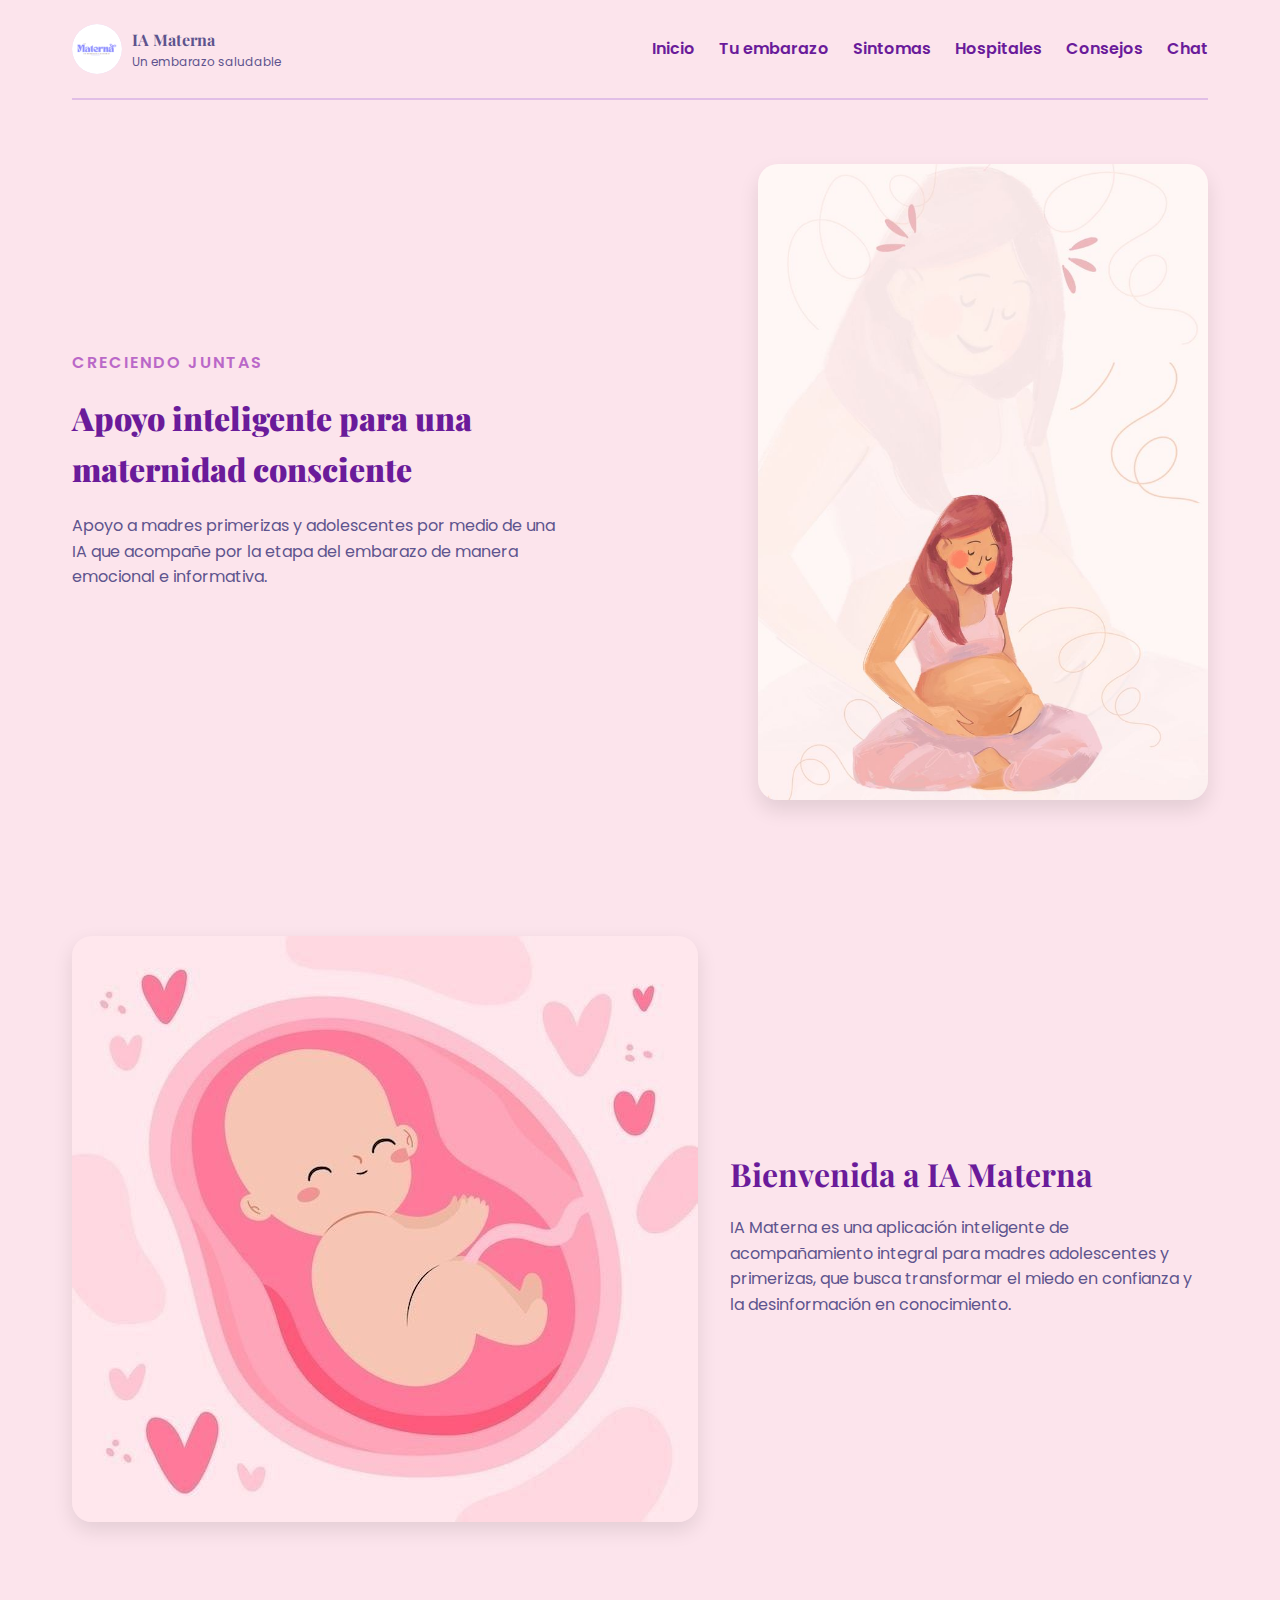
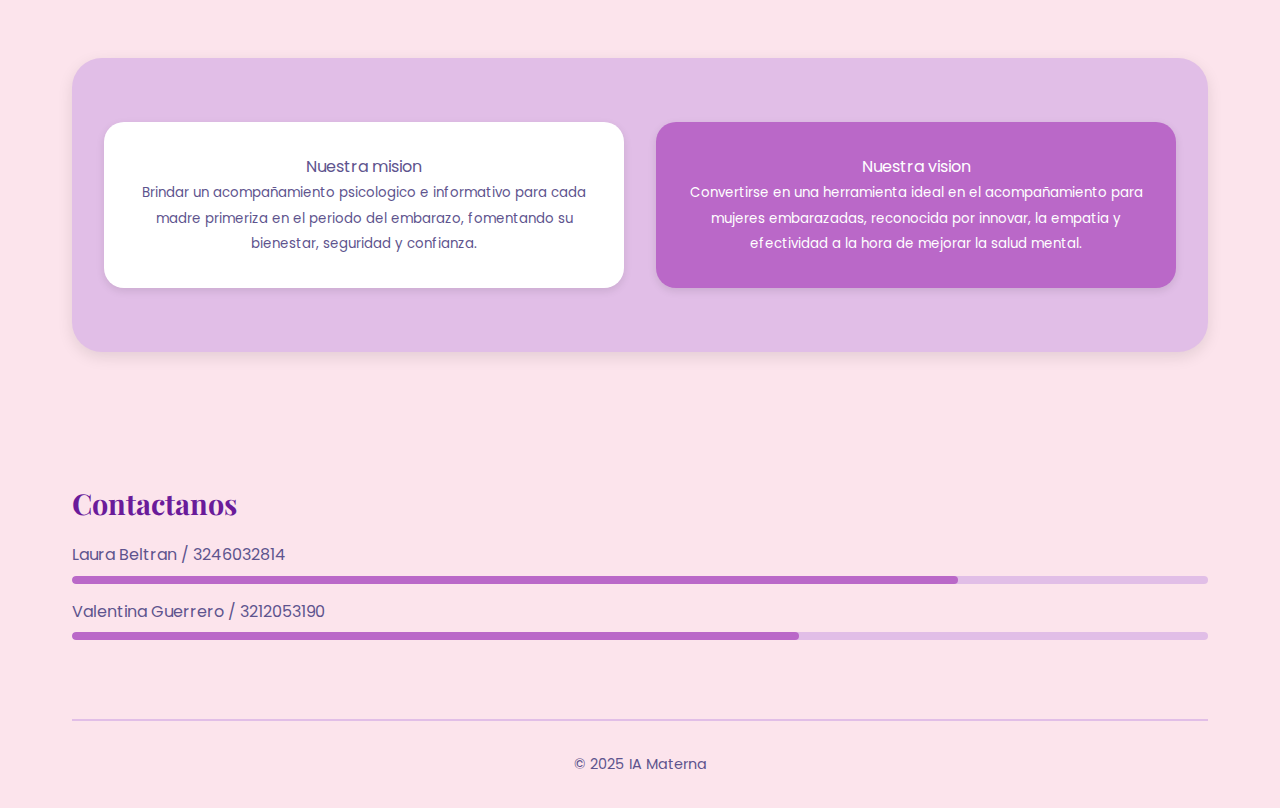
<file: index.html>
<!doctype html>
<html lang="es">
<head>
  <meta charset="utf-8" />
  <meta name="viewport" content="width=device-width, initial-scale=1" />
  <title>IA materna</title>

  <!-- Fuente y hoja de estilos -->
  <link href="https://fonts.googleapis.com/css2?family=Playfair+Display:wght@400;700;900&family=Poppins:wght@300;400;600&display=swap" rel="stylesheet">
  <link rel="stylesheet" href="styles.css" />
</head>

<body>
 <div class="wrap">
    <header>
      <div class="logo">
        <img src="Imagenes/logo.png" alt="logo" class="mark">
        <div>
          <div style="font-family:'Playfair Display';font-weight:700">IA Materna</div>
          <div style="font-size:12px;color:var(--muted)">Un embarazo saludable</div>
        </div>
      </div>
      <nav>
        <ul>
          <li><a href="index.html">Inicio</a></li>
          <li><a href="embarazo.html">Tu embarazo</a></li>
          <li><a href="sintomas.html">Sintomas</a></li>
          <li><a href="hospitales.html">Hospitales</a></li>
          <li><a href="consejos.html">Consejos</a></li>
          <li><a href="chat.html">Chat</a></li>
        </ul>
      </nav>
    </header>

    <!-- HERO -->
    <section class="hero">
      <div class="hero-left">
        <div class="eyebrow">Creciendo juntas</div>
        <h1>Apoyo inteligente para una maternidad consciente</h1>
        <p class="lead">Apoyo a madres primerizas y adolescentes por medio de una IA que acompañe por la etapa del embarazo de manera emocional e informativa.</p>
        <div class="hero-cta">
        </div>
      </div>
            <div class="hero-right">
        <img src="Imagenes/mamas.jpg" alt="bebé">
      </div>
      
    </section>

    <!-- WELCOME -->
    <section class="welcome" id="about">
      <div class="left">
        <div class="image-box">
          <img src="Imagenes/Bebe.jpg" alt="about">
        </div>
      </div>
      <div class="right">
        <h2>Bienvenida a IA Materna</h2>
        <p>IA Materna es una aplicación inteligente de acompañamiento integral para madres adolescentes y primerizas, que busca transformar el miedo en confianza y la desinformación en conocimiento.</p>
      </div>
    </section>

    <!-- SERVICES -->
    <section class="services" id="services">
      <div class="services-grid">
        <div class="service">Nuestra mision<br><small>Brindar un acompañamiento psicologico e informativo para cada madre primeriza en el periodo del embarazo, fomentando su bienestar, seguridad y confianza.</small></div>
        <div class="service highlight">Nuestra vision<br><small>Convertirse en una herramienta ideal en el acompañamiento para mujeres embarazadas, reconocida por innovar, la empatia y efectividad a la hora de mejorar la salud mental.</small></div>
      </div>
    </section>

    <!-- EXPERTISE -->
    <section class="expertise">
      <div class="text">
        <h3>Contactanos</h3>
        <div class="skills">
          <div>Laura Beltran  / 3246032814<div class="progress"><div class="bar" style="width:78%"></div></div></div>
          <div>Valentina Guerrero   / 3212053190<div class="progress"><div class="bar" style="width:64%"></div></div></div>
    </section>

    <!-- FOOTER -->
    <footer>
      <div>© 2025 IA Materna</div>
    </footer>
  </div>
</body>

</html>
</file>
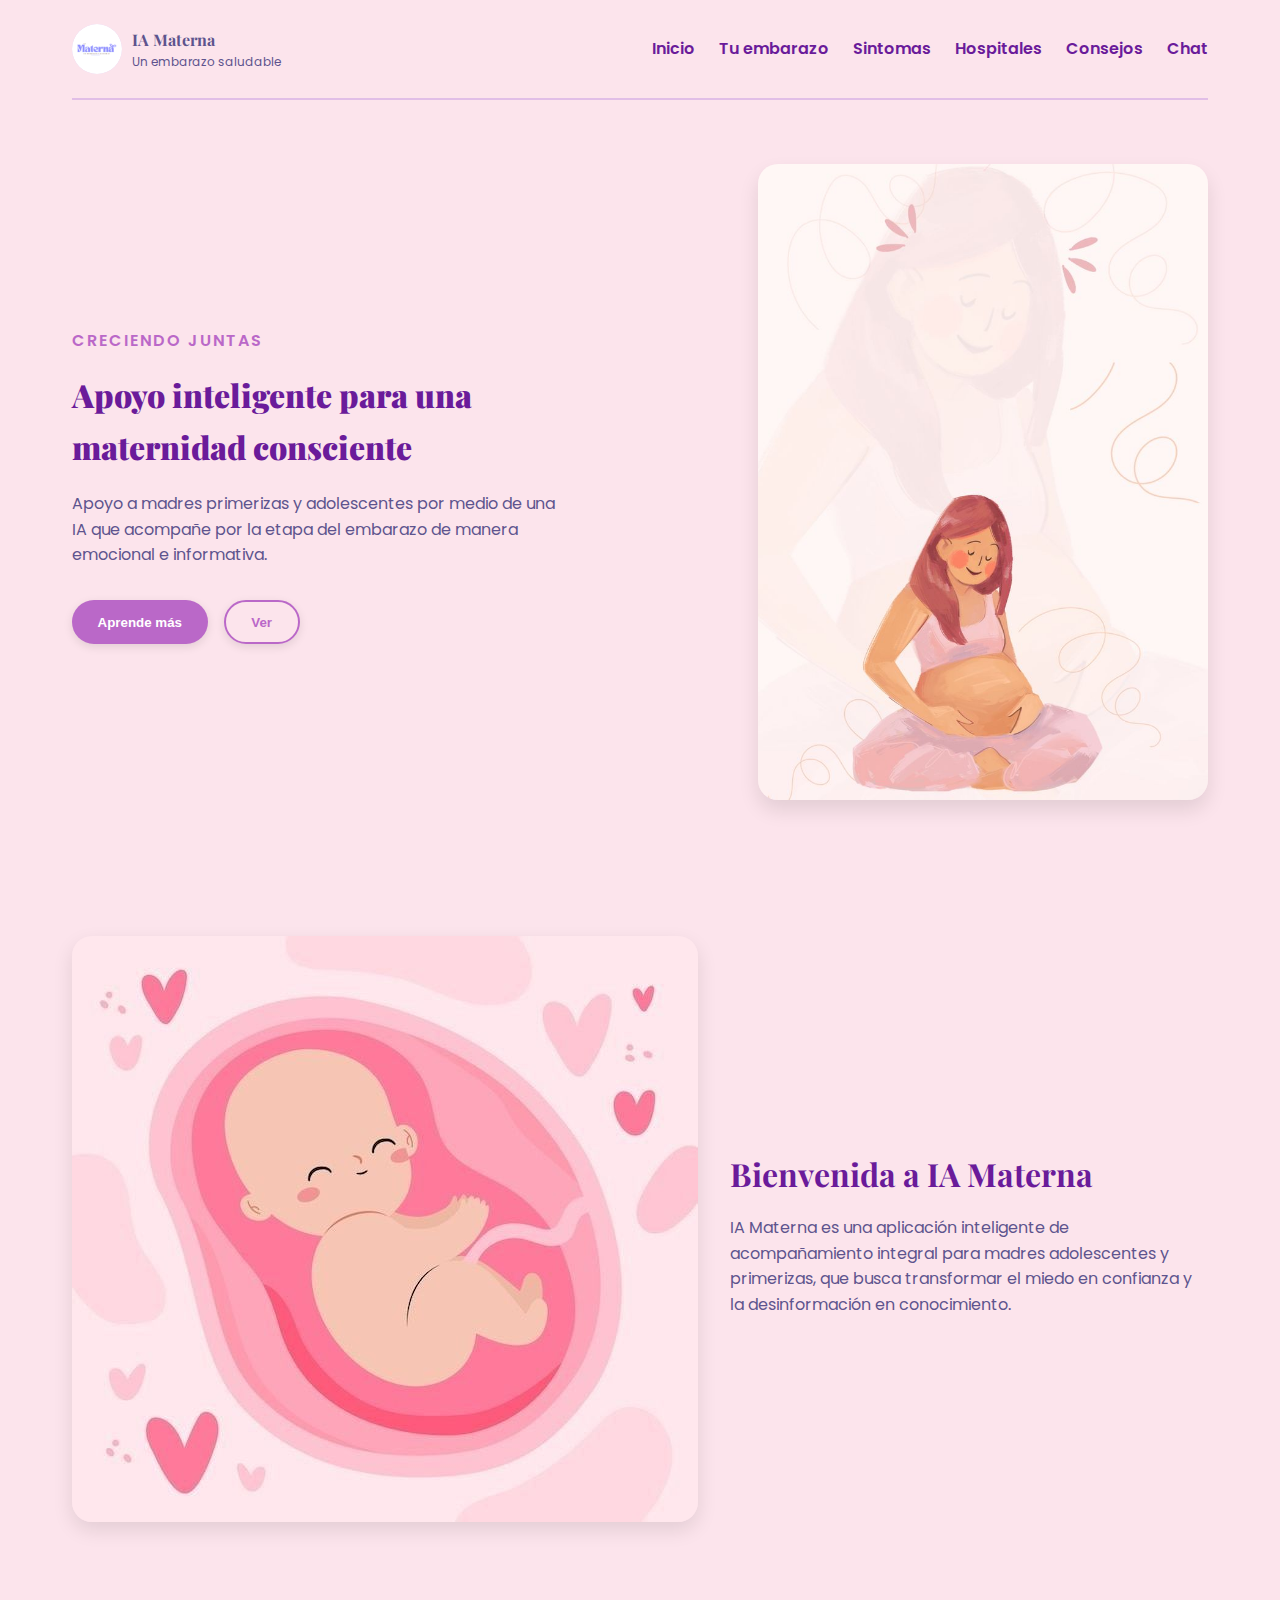
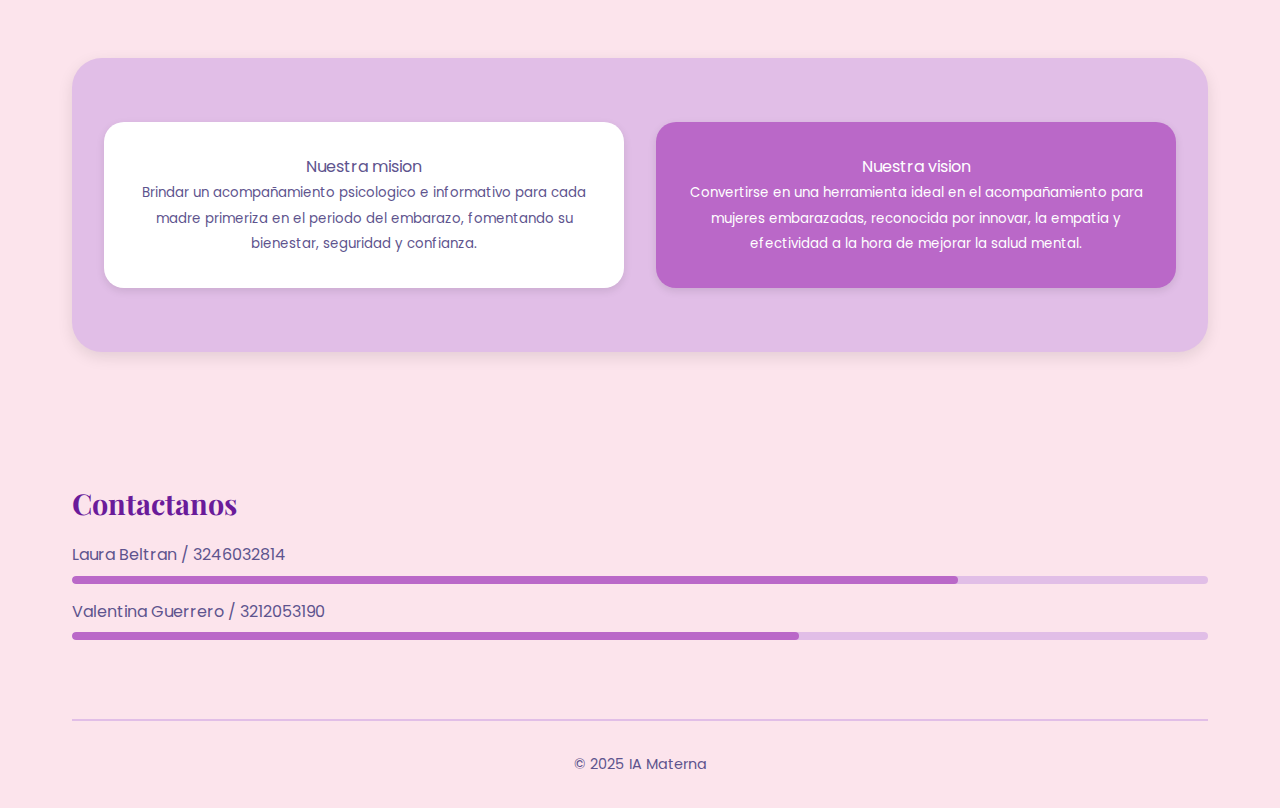
<file: Index.html>
<!doctype html>
<html lang="es">
<head>
  <meta charset="utf-8" />
  <meta name="viewport" content="width=device-width, initial-scale=1" />
  <title>IA materna</title>

  <!-- Fuente y hoja de estilos -->
  <link href="https://fonts.googleapis.com/css2?family=Playfair+Display:wght@400;700;900&family=Poppins:wght@300;400;600&display=swap" rel="stylesheet">
  <link rel="stylesheet" href="styles.css" />
</head>

<body>
  <div class="wrap">
    <!-- HEADER -->
    <header>
  <div class="logo">
  <img src="/Imagenes/logo.png" alt="Femine logo" class="mark">
  <div>
    <div style="font-family:'Playfair Display';font-weight:700">IA Materna</div>
    <div style="font-size:12px;color:var(--muted)">Un embarazo saludable</div>
  </div>
  </div>
      <nav>
        <ul>
          <li><a href="Index.html">Inicio</a></li>
          <li><a href="embarazo.html">Tu embarazo</a></li>
          <li><a href="sintomas.html">Sintomas</a></li>
          <li><a href="hospitales.html">Hospitales</a></li>
          <li><a href="Consejos.html">Consejos</a></li>
          <li><a href="Chat.html">Chat</a></li>
        </ul>
      </nav>
    </header>

    <!-- HERO -->
    <section class="hero">
      <div class="hero-left">
        <div class="eyebrow">Creciendo juntas</div>
        <h1>Apoyo inteligente para una maternidad consciente</h1>
        <p class="lead">Apoyo a madres primerizas y adolescentes por medio de una IA que acompañe por la etapa del embarazo de manera emocional e informativa.</p>
        <div class="hero-cta">
          <button class="btn">Aprende más</button>
          <button class="btn ghost">Ver</button>
        </div>
      </div>

      <div class="hero-right">
        <div class="card-img">
          <img src="/Imagenes/mamas.jpg" alt="hero">
        </div>
      </div>
    </section>

    <!-- WELCOME -->
    <section class="welcome" id="about">
      <div class="left">
        <div class="image-box">
          <img src="Imagenes/Bebe.jpg" alt="about">
        </div>
      </div>
      <div class="right">
        <h2>Bienvenida a IA Materna</h2>
        <p>IA Materna es una aplicación inteligente de acompañamiento integral para madres adolescentes y primerizas, que busca transformar el miedo en confianza y la desinformación en conocimiento.
</p>
      </div>
    </section>

    <!-- SERVICES -->
    <section class="services" id="services">
      <div class="services-grid">
        <div class="service">Nuestra mision<br><small>Brindar un acompañamiento psicologico e informativo para cada madre primeriza en el periodo del embarazo, fomentando su bienestar, seguridad y confianza.</small></div>
        <div class="service highlight">Nuestra vision<br><small>Convertirse en una herramienta ideal en el acompañamiento para mujeres embarazadas, reconocida por innovar, la empatia y efectividad a la hora de mejorar la salud mental.</small></div>
      </div>
    </section>

    <!-- EXPERTISE -->
    <section class="expertise">
      <div class="text">
        <h3>Contactanos</h3>
        <div class="skills">
          <div>Laura Beltran  / 3246032814<div class="progress"><div class="bar" style="width:78%"></div></div></div>
          <div>Valentina Guerrero   / 3212053190<div class="progress"><div class="bar" style="width:64%"></div></div></div>
    </section>

    <!-- FOOTER -->
    <footer>
      <div>© 2025 IA Materna</div>
    </footer>
  </div>
</body>
</html>
</file>
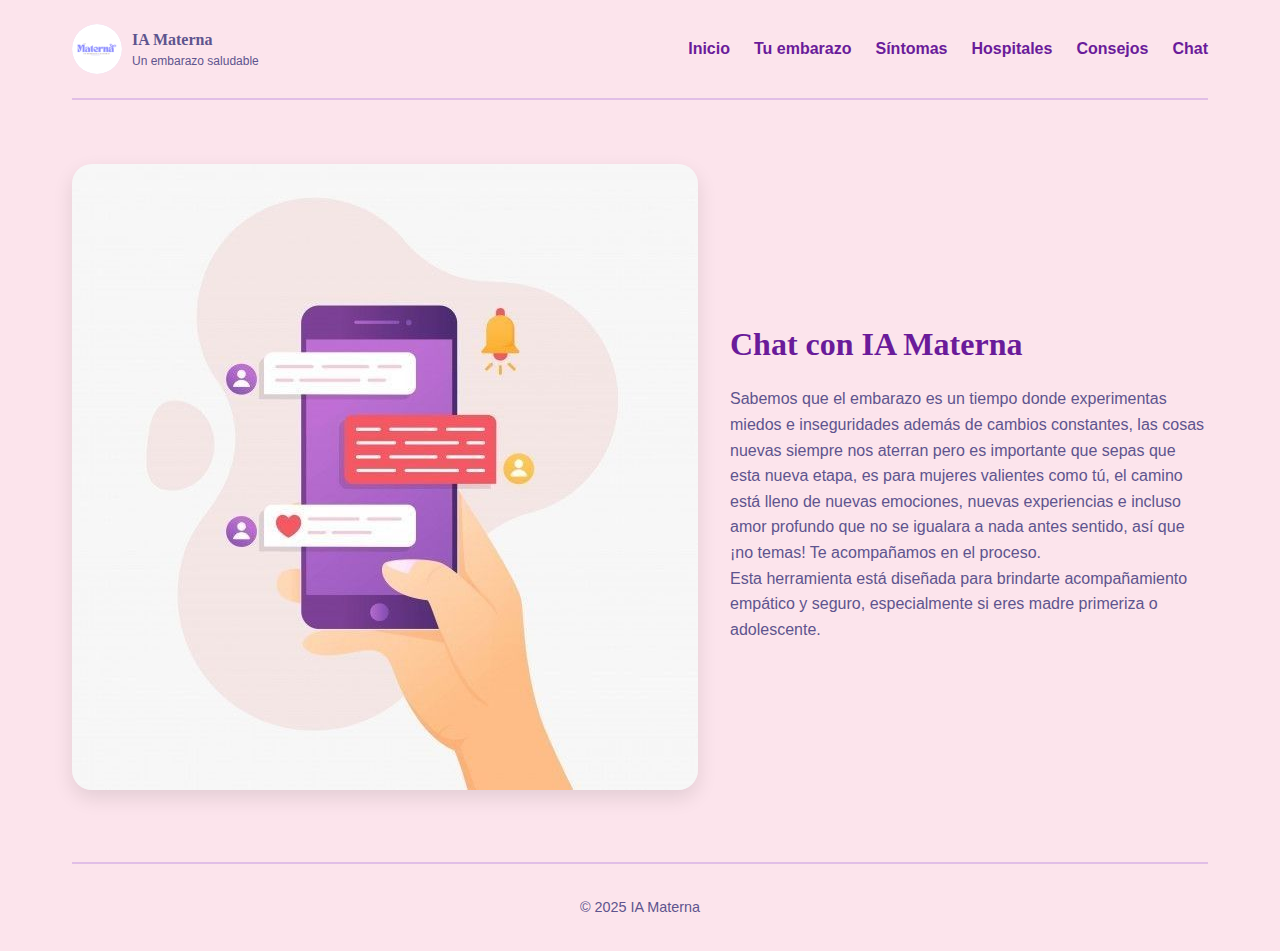
<file: Chat.html>
<!doctype html>
<html lang="es">
<head>
  <meta charset="utf-8">
  <meta name="viewport" content="width=device-width, initial-scale=1">
  <title>Chat - IA Materna</title>
  <link rel="stylesheet" href="styles.css">
</head>

<body>
  <div class="wrap">
    <header>
      <div class="logo">
        <img src="/Imagenes/logo.png" alt="IA Materna logo" class="mark">
        <div>
          <div style="font-family:'Playfair Display';font-weight:700">IA Materna</div>
          <div style="font-size:12px;color:var(--muted)">Un embarazo saludable</div>
        </div>
      </div>

      <nav>
        <ul>
          <li><a href="index.html">Inicio</a></li>
          <li><a href="embarazo.html">Tu embarazo</a></li>
          <li><a href="sintomas.html">Síntomas</a></li>
          <li><a href="hospitales.html">Hospitales</a></li>
          <li><a href="consejos.html">Consejos</a></li>
          <li><a href="chat.html">Chat</a></li>
        </ul>
      </nav>
    </header>

    <section class="welcome">
      <div class="left">
        <div class="image-box">
          <img src="Imagenes/materna.jpg" alt="Chat con IA">
        </div>
      </div>
      <div class="right">
        <h2>Chat con IA Materna</h2>
        <p>Sabemos que el embarazo es un tiempo donde experimentas miedos e inseguridades además de cambios constantes, las cosas nuevas siempre nos aterran pero es importante que sepas que esta nueva etapa, es para mujeres valientes como tú, el camino está lleno de nuevas emociones, nuevas experiencias e incluso amor profundo que no se igualara a nada antes sentido, así que ¡no temas! Te acompañamos en el proceso.</p>
        <p>Esta herramienta está diseñada para brindarte acompañamiento empático y seguro, especialmente si eres madre primeriza o adolescente.</p>
      </div>
    </section>

    <footer>
      <div>© 2025 IA Materna</div>
    </footer>
  </div>
</body>
</html>
</file>
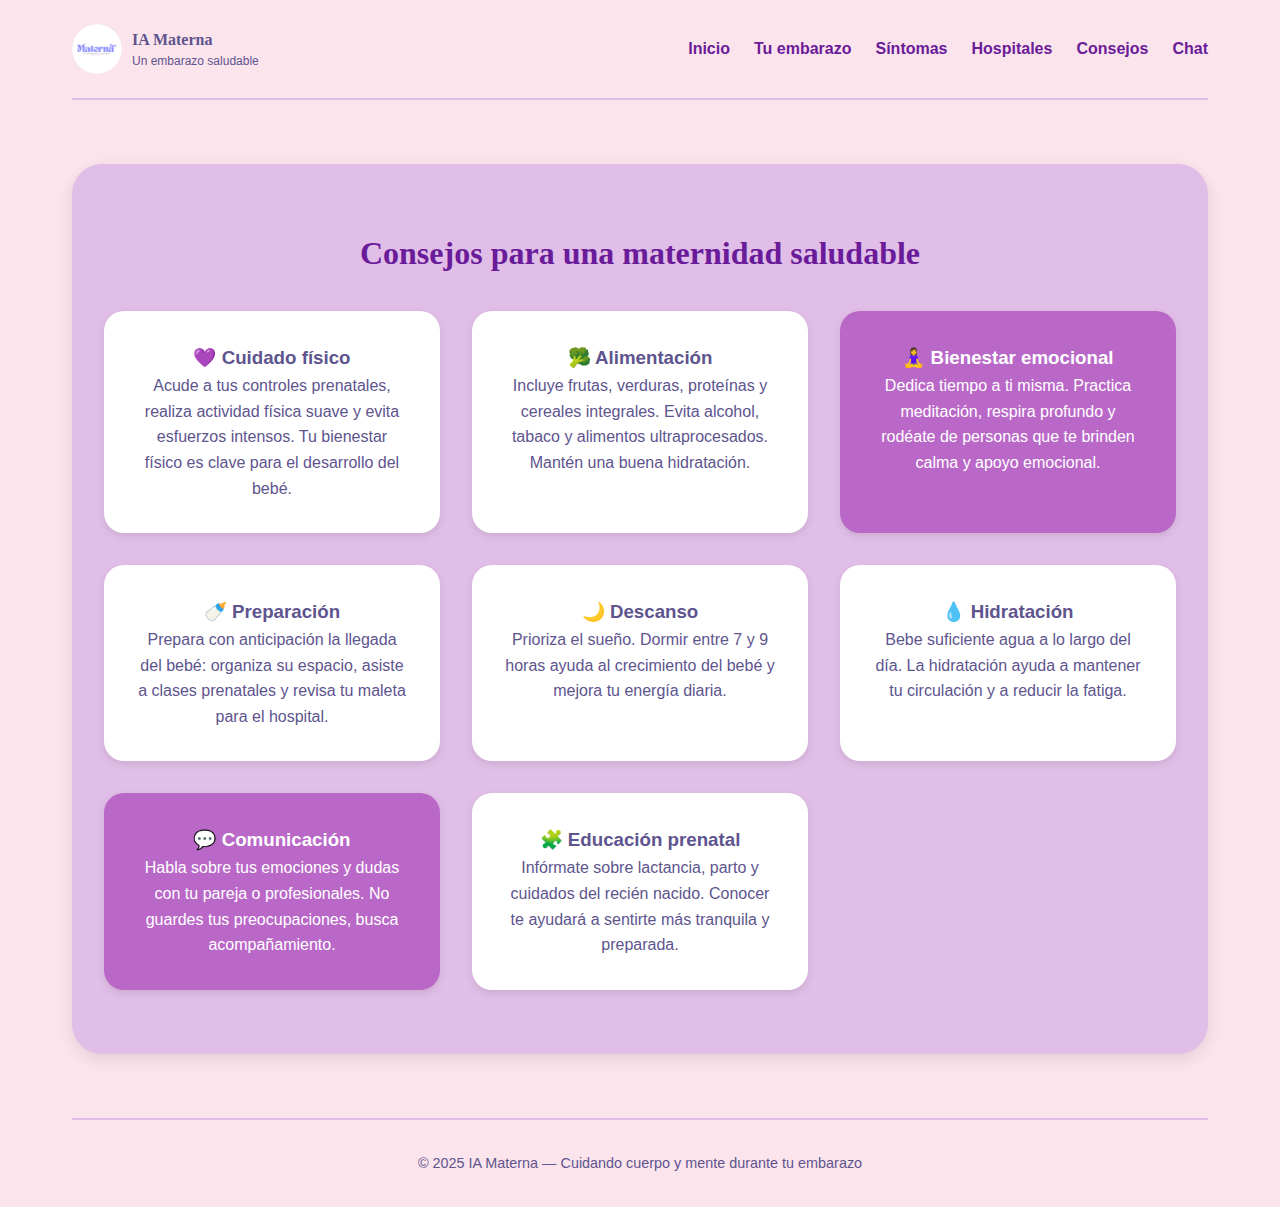
<file: Consejos.html>
<!doctype html>
<html lang="es">
<head>
  <meta charset="utf-8" />
  <meta name="viewport" content="width=device-width, initial-scale=1" />
  <title>Consejos para embarazadas</title>

  <style>
    :root {
      --background: #FCE4EC;
      --primary: #E1BEE7;
      --accent: #BA68C8;
      --deep: #6A1B9A;
      --muted: #5E548E;
      --white: #FFFFFF;
      --shadow: rgba(0, 0, 0, 0.1);
    }

    * {
      margin: 0;
      padding: 0;
      box-sizing: border-box;
    }

    body {
      font-family: 'Poppins', sans-serif;
      background: var(--background);
      color: var(--muted);
      line-height: 1.6;
      overflow-x: hidden;
    }

    .wrap {
      max-width: 1200px;
      margin: 0 auto;
      padding: 0 2rem;
    }

    header {
      display: flex;
      justify-content: space-between;
      align-items: center;
      padding: 1.5rem 0;
      border-bottom: 2px solid var(--primary);
    }

    .logo {
      display: flex;
      align-items: center;
      gap: 10px;
    }

    .logo .mark {
      width: 50px;
      height: 50px;
      border-radius: 50%;
      background: var(--primary);
    }

    nav ul {
      display: flex;
      list-style: none;
      gap: 1.5rem;
    }

    nav a {
      text-decoration: none;
      color: var(--deep);
      font-weight: 600;
      transition: 0.3s;
    }

    nav a:hover {
      color: var(--accent);
    }

    .services {
      background: var(--primary);
      padding: 4rem 2rem;
      border-radius: 30px;
      box-shadow: 0 5px 15px var(--shadow);
      margin: 4rem 0;
    }

    .services h2 {
      text-align: center;
      font-family: 'Playfair Display', serif;
      font-size: 2rem;
      color: var(--deep);
      margin-bottom: 2rem;
    }

    .services-grid {
      display: grid;
      grid-template-columns: repeat(auto-fit, minmax(250px, 1fr));
      gap: 2rem;
      text-align: center;
    }

    .service {
      background: var(--white);
      padding: 2rem;
      border-radius: 20px;
      box-shadow: 0 3px 8px var(--shadow);
      font-size: 1rem;
    }

    .service.highlight {
      background: var(--accent);
      color: var(--white);
    }

    footer {
      text-align: center;
      padding: 2rem 0;
      font-size: 0.9rem;
      color: var(--muted);
      border-top: 2px solid var(--primary);
    }
  </style>
</head>

<body>
  <div class="wrap">
    <header>
      <div class="logo">
        <img src="/Imagenes/logo.png" alt="IA Materna logo" class="mark">
        <div>
          <div style="font-family:'Playfair Display';font-weight:700">IA Materna</div>
          <div style="font-size:12px;color:var(--muted)">Un embarazo saludable</div>
        </div>
      </div>

      <nav>
        <ul>
          <li><a href="index.html">Inicio</a></li>
          <li><a href="embarazo.html">Tu embarazo</a></li>
          <li><a href="sintomas.html">Síntomas</a></li>
          <li><a href="hospitales.html">Hospitales</a></li>
          <li><a href="consejos.html">Consejos</a></li>
          <li><a href="chat.html">Chat</a></li>
        </ul>
      </nav>
    </header>

    <section class="services">
      <h2>Consejos para una maternidad saludable</h2>
      <div class="services-grid">
        <div class="service">
          <h3>💜 Cuidado físico</h3>
          <p>Acude a tus controles prenatales, realiza actividad física suave y evita esfuerzos intensos. Tu bienestar físico es clave para el desarrollo del bebé.</p>
        </div>

        <div class="service">
          <h3>🥦 Alimentación</h3>
          <p>Incluye frutas, verduras, proteínas y cereales integrales. Evita alcohol, tabaco y alimentos ultraprocesados. Mantén una buena hidratación.</p>
        </div>

        <div class="service highlight">
          <h3>🧘‍♀️ Bienestar emocional</h3>
          <p>Dedica tiempo a ti misma. Practica meditación, respira profundo y rodéate de personas que te brinden calma y apoyo emocional.</p>
        </div>

        <div class="service">
          <h3>🍼 Preparación</h3>
          <p>Prepara con anticipación la llegada del bebé: organiza su espacio, asiste a clases prenatales y revisa tu maleta para el hospital.</p>
        </div>

        <div class="service">
          <h3>🌙 Descanso</h3>
          <p>Prioriza el sueño. Dormir entre 7 y 9 horas ayuda al crecimiento del bebé y mejora tu energía diaria.</p>
        </div>

        <div class="service">
          <h3>💧 Hidratación</h3>
          <p>Bebe suficiente agua a lo largo del día. La hidratación ayuda a mantener tu circulación y a reducir la fatiga.</p>
        </div>

        <div class="service highlight">
          <h3>💬 Comunicación</h3>
          <p>Habla sobre tus emociones y dudas con tu pareja o profesionales. No guardes tus preocupaciones, busca acompañamiento.</p>
        </div>

        <div class="service">
          <h3>🧩 Educación prenatal</h3>
          <p>Infórmate sobre lactancia, parto y cuidados del recién nacido. Conocer te ayudará a sentirte más tranquila y preparada.</p>
        </div>
      </div>
    </section>

    <footer>
      © 2025 IA Materna — Cuidando cuerpo y mente durante tu embarazo
    </footer>
  </div>
</body>
</html>
</file>
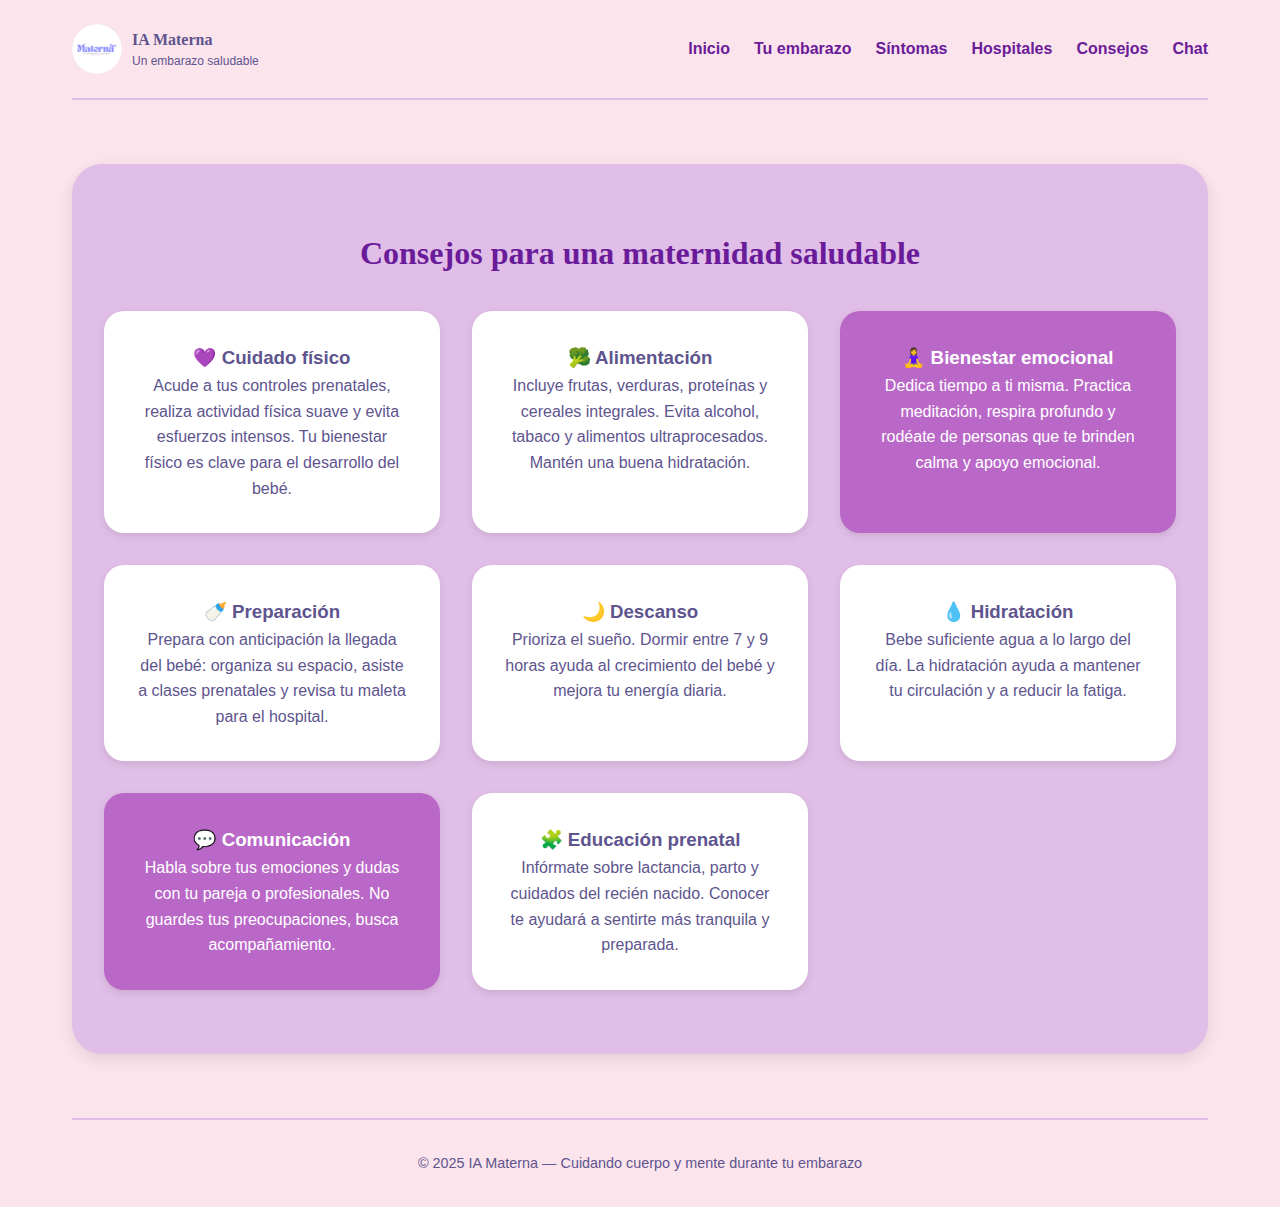
<file: consejos.html>
<!doctype html>
<html lang="es">
<head>
  <meta charset="utf-8" />
  <meta name="viewport" content="width=device-width, initial-scale=1" />
  <title>Consejos para embarazadas</title>

  <style>
    :root {
      --background: #FCE4EC;
      --primary: #E1BEE7;
      --accent: #BA68C8;
      --deep: #6A1B9A;
      --muted: #5E548E;
      --white: #FFFFFF;
      --shadow: rgba(0, 0, 0, 0.1);
    }

    * {
      margin: 0;
      padding: 0;
      box-sizing: border-box;
    }

    body {
      font-family: 'Poppins', sans-serif;
      background: var(--background);
      color: var(--muted);
      line-height: 1.6;
      overflow-x: hidden;
    }

    .wrap {
      max-width: 1200px;
      margin: 0 auto;
      padding: 0 2rem;
    }

    header {
      display: flex;
      justify-content: space-between;
      align-items: center;
      padding: 1.5rem 0;
      border-bottom: 2px solid var(--primary);
    }

    .logo {
      display: flex;
      align-items: center;
      gap: 10px;
    }

    .logo .mark {
      width: 50px;
      height: 50px;
      border-radius: 50%;
      background: var(--primary);
    }

    nav ul {
      display: flex;
      list-style: none;
      gap: 1.5rem;
    }

    nav a {
      text-decoration: none;
      color: var(--deep);
      font-weight: 600;
      transition: 0.3s;
    }

    nav a:hover {
      color: var(--accent);
    }

    .services {
      background: var(--primary);
      padding: 4rem 2rem;
      border-radius: 30px;
      box-shadow: 0 5px 15px var(--shadow);
      margin: 4rem 0;
    }

    .services h2 {
      text-align: center;
      font-family: 'Playfair Display', serif;
      font-size: 2rem;
      color: var(--deep);
      margin-bottom: 2rem;
    }

    .services-grid {
      display: grid;
      grid-template-columns: repeat(auto-fit, minmax(250px, 1fr));
      gap: 2rem;
      text-align: center;
    }

    .service {
      background: var(--white);
      padding: 2rem;
      border-radius: 20px;
      box-shadow: 0 3px 8px var(--shadow);
      font-size: 1rem;
    }

    .service.highlight {
      background: var(--accent);
      color: var(--white);
    }

    footer {
      text-align: center;
      padding: 2rem 0;
      font-size: 0.9rem;
      color: var(--muted);
      border-top: 2px solid var(--primary);
    }
  </style>
</head>

<body>
  <div class="wrap">
    <header>
      <div class="logo">
        <img src="/Imagenes/logo.png" alt="IA Materna logo" class="mark">
        <div>
          <div style="font-family:'Playfair Display';font-weight:700">IA Materna</div>
          <div style="font-size:12px;color:var(--muted)">Un embarazo saludable</div>
        </div>
      </div>

      <nav>
        <ul>
          <li><a href="index.html">Inicio</a></li>
          <li><a href="embarazo.html">Tu embarazo</a></li>
          <li><a href="sintomas.html">Síntomas</a></li>
          <li><a href="hospitales.html">Hospitales</a></li>
          <li><a href="consejos.html">Consejos</a></li>
          <li><a href="chat.html">Chat</a></li>
        </ul>
      </nav>
    </header>

    <section class="services">
      <h2>Consejos para una maternidad saludable</h2>
      <div class="services-grid">
        <div class="service">
          <h3>💜 Cuidado físico</h3>
          <p>Acude a tus controles prenatales, realiza actividad física suave y evita esfuerzos intensos. Tu bienestar físico es clave para el desarrollo del bebé.</p>
        </div>

        <div class="service">
          <h3>🥦 Alimentación</h3>
          <p>Incluye frutas, verduras, proteínas y cereales integrales. Evita alcohol, tabaco y alimentos ultraprocesados. Mantén una buena hidratación.</p>
        </div>

        <div class="service highlight">
          <h3>🧘‍♀️ Bienestar emocional</h3>
          <p>Dedica tiempo a ti misma. Practica meditación, respira profundo y rodéate de personas que te brinden calma y apoyo emocional.</p>
        </div>

        <div class="service">
          <h3>🍼 Preparación</h3>
          <p>Prepara con anticipación la llegada del bebé: organiza su espacio, asiste a clases prenatales y revisa tu maleta para el hospital.</p>
        </div>

        <div class="service">
          <h3>🌙 Descanso</h3>
          <p>Prioriza el sueño. Dormir entre 7 y 9 horas ayuda al crecimiento del bebé y mejora tu energía diaria.</p>
        </div>

        <div class="service">
          <h3>💧 Hidratación</h3>
          <p>Bebe suficiente agua a lo largo del día. La hidratación ayuda a mantener tu circulación y a reducir la fatiga.</p>
        </div>

        <div class="service highlight">
          <h3>💬 Comunicación</h3>
          <p>Habla sobre tus emociones y dudas con tu pareja o profesionales. No guardes tus preocupaciones, busca acompañamiento.</p>
        </div>

        <div class="service">
          <h3>🧩 Educación prenatal</h3>
          <p>Infórmate sobre lactancia, parto y cuidados del recién nacido. Conocer te ayudará a sentirte más tranquila y preparada.</p>
        </div>
      </div>
    </section>

    <footer>
      © 2025 IA Materna — Cuidando cuerpo y mente durante tu embarazo
    </footer>
  </div>
</body>
</html>
</file>
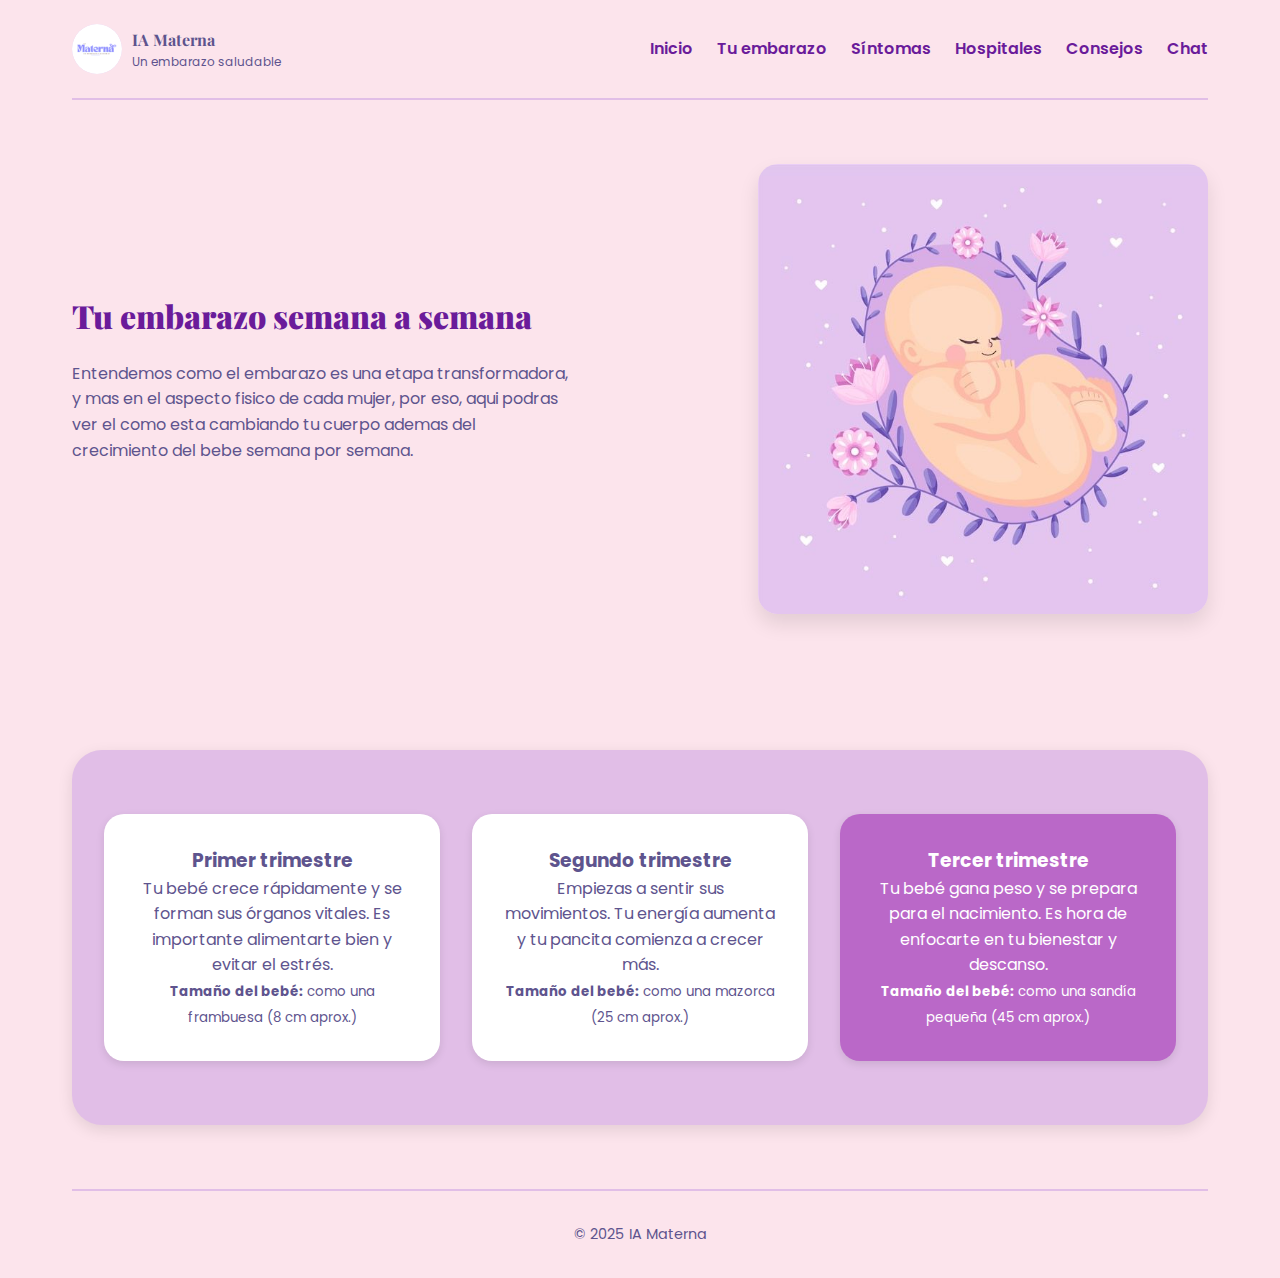
<file: embarazo.html>
<!doctype html>
<html lang="es">
<head>
  <meta charset="utf-8">
  <meta name="viewport" content="width=device-width, initial-scale=1">
  <title>Tu embarazo - IA Materna</title>
  <link href="https://fonts.googleapis.com/css2?family=Playfair+Display:wght@400;700;900&family=Poppins:wght@300;400;600&display=swap" rel="stylesheet">
  <link rel="stylesheet" href="styles.css">
</head>

<body>
  <div class="wrap">
    <header>
      <div class="logo">
        <img src="Imagenes/logo.png" alt="logo" class="mark">
        <div>
          <div style="font-family:'Playfair Display';font-weight:700">IA Materna</div>
          <div style="font-size:12px;color:var(--muted)">Un embarazo saludable</div>
        </div>
      </div>
      <nav>
        <ul>
          <li><a href="index.html">Inicio</a></li>
          <li><a href="mbarazo.html" class="active">Tu embarazo</a></li>
          <li><a href="sintomas.html">Síntomas</a></li>
          <li><a href="hospitales.html">Hospitales</a></li>
          <li><a href="consejos.html">Consejos</a></li>
          <li><a href="chat.html">Chat</a></li>
        </ul>
      </nav>
    </header>

    <section class="hero">
      <div class="hero-left">
        <h1>Tu embarazo semana a semana</h1>
        <p>Entendemos como el embarazo es una etapa transformadora, y mas en el aspecto fisico de cada mujer, por eso, aqui podras ver el como esta cambiando tu cuerpo ademas del crecimiento del bebe semana por semana.</p>
      </div>
      <div class="hero-right">
        <img src="Imagenes/bebito.jpg" alt="bebé">
      </div>
    </section>

    <section class="services">
      <div class="services-grid">
        <div class="service">
          <h3>Primer trimestre</h3>
          <p>Tu bebé crece rápidamente y se forman sus órganos vitales. Es importante alimentarte bien y evitar el estrés.</p>
          <small><strong>Tamaño del bebé:</strong> como una frambuesa (8 cm aprox.)</small>
        </div>
        <div class="service">
          <h3>Segundo trimestre</h3>
          <p>Empiezas a sentir sus movimientos. Tu energía aumenta y tu pancita comienza a crecer más.</p>
          <small><strong>Tamaño del bebé:</strong> como una mazorca (25 cm aprox.)</small>
        </div>
        <div class="service highlight">
          <h3>Tercer trimestre</h3>
          <p>Tu bebé gana peso y se prepara para el nacimiento. Es hora de enfocarte en tu bienestar y descanso.</p>
          <small><strong>Tamaño del bebé:</strong> como una sandía pequeña (45 cm aprox.)</small>
        </div>
      </div>
    </section>

    <footer>
      <div>© 2025 IA Materna</div>
    </footer>
  </div>
</body>
</html>
</file>
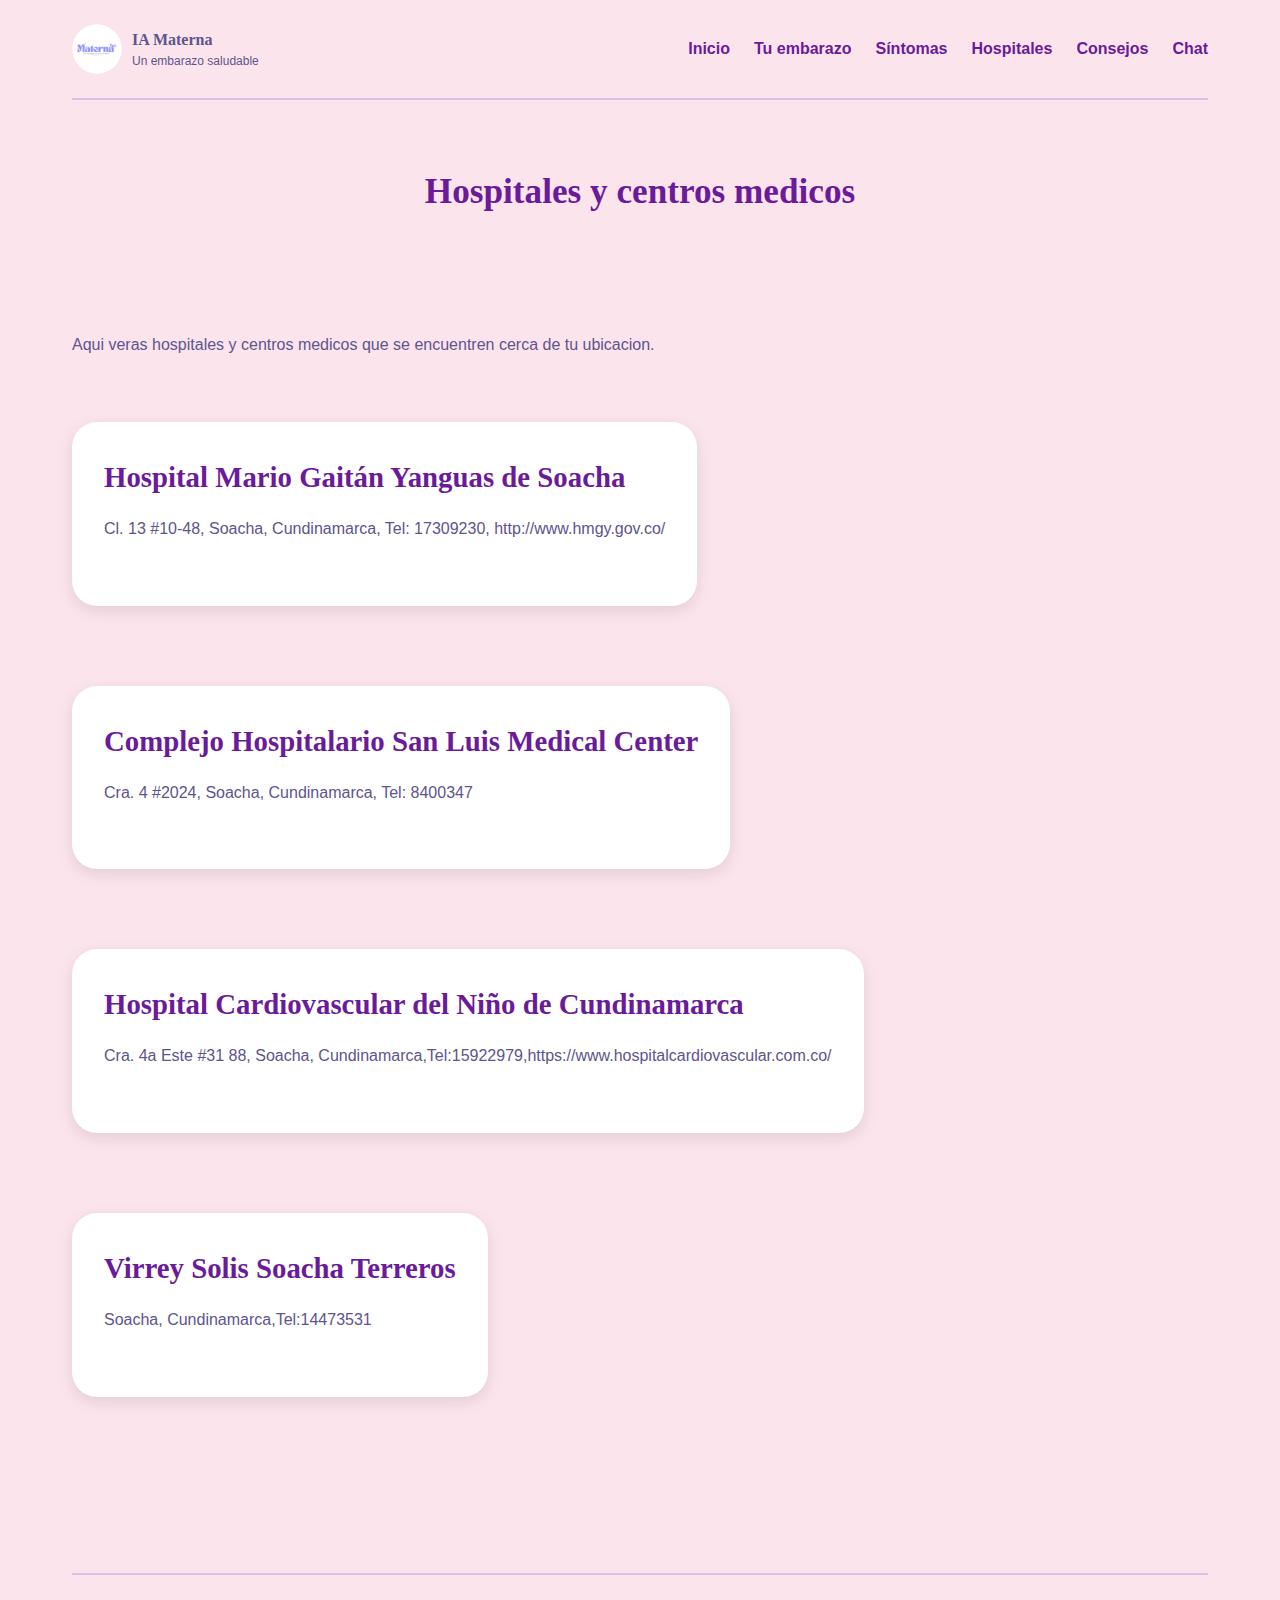
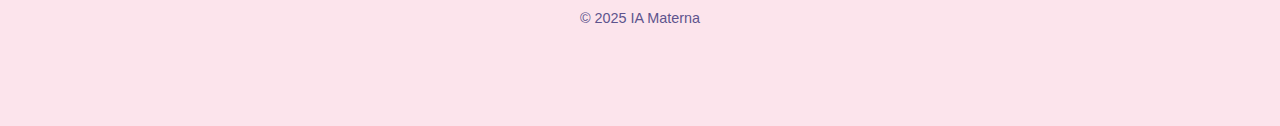
<file: hospitales.html>
<!doctype html>
<html lang="es">
<head>
  <meta charset="utf-8">
  <meta name="viewport" content="width=device-width, initial-scale=1">
  <title>Síntomas - IA Materna</title>

  <style>
    :root {
      --background: #FCE4EC;
      --primary: #E1BEE7;
      --accent: #BA68C8;
      --deep: #6A1B9A;
      --muted: #5E548E;
      --white: #FFFFFF;
      --shadow: rgba(0, 0, 0, 0.1);
    }

    * {
      margin: 0;
      padding: 0;
      box-sizing: border-box;
    }

    body {
      font-family: 'Poppins', sans-serif;
      background: var(--background);
      color: var(--muted);
      line-height: 1.6;
      overflow-x: hidden;
    }

    .wrap {
      max-width: 1200px;
      margin: 0 auto;
      padding: 0 2rem;
    }

    /* ---------- HEADER ---------- */
    header {
      display: flex;
      justify-content: space-between;
      align-items: center;
      padding: 1.5rem 0;
      border-bottom: 2px solid var(--primary);
    }

    .logo {
      display: flex;
      align-items: center;
      gap: 10px;
    }

    .logo .mark {
      width: 50px;
      height: 50px;
      border-radius: 50%;
      background: var(--primary);
      object-fit: cover;
    }

    nav ul {
      display: flex;
      list-style: none;
      gap: 1.5rem;
    }

    nav a {
      text-decoration: none;
      color: var(--deep);
      font-weight: 600;
      transition: 0.3s;
    }

    nav a:hover {
      color: var(--accent);
    }

    /* ---------- SÍNTOMAS ---------- */
    .sintomas {
      padding: 4rem 0;
    }

    .sintomas h2 {
      font-family: 'Playfair Display', serif;
      color: var(--deep);
      font-size: 2.2rem;
      text-align: center;
      margin-bottom: 3rem;
    }

    .sintoma {
      display: flex;
      align-items: center;
      justify-content: space-between;
      background: var(--white);
      border-radius: 25px;
      box-shadow: 0 5px 15px var(--shadow);
      margin-bottom: 3rem;
      overflow: hidden;
    }

    .sintoma img {
      width: 45%;
      height: 280px;
      object-fit: cover;
    }

    .sintoma .info {
      flex: 1;
      padding: 2rem;
    }

    .sintoma h3 {
      font-family: 'Playfair Display', serif;
      color: var(--deep);
      font-size: 1.8rem;
      margin-bottom: 1rem;
    }

    .sintoma p {
      font-size: 1rem;
      color: var(--muted);
    }

    /* Alternar el orden */
    .sintoma:nth-child(even) {
      flex-direction: row-reverse;
    }

    footer {
      text-align: center;
      padding: 2rem 0;
      font-size: 0.9rem;
      color: var(--muted);
      border-top: 2px solid var(--primary);
      margin-top: 4rem;
    }

    @media (max-width: 768px) {
      .sintoma {
        flex-direction: column;
      }
      .sintoma img {
        width: 100%;
        height: auto;
      }
      .sintoma .info {
        padding: 1.5rem;
        text-align: center;
      }
    }
  </style>
</head>
<html lang="es">
<head>
  <meta charset="utf-8">
  <meta name="viewport" content="width=device-width, initial-scale=1">
  <title>Hospitales - IA Materna</title>
  <link rel="stylesheet" href="styles.css">
</head>

<body>
 <div class="wrap">
    <header>
      <div class="logo">
        <img src="Imagenes/logo.png" alt="logo" class="mark">
        <div>
          <div style="font-family:'Playfair Display';font-weight:700">IA Materna</div>
          <div style="font-size:12px;color:var(--muted)">Un embarazo saludable</div>
        </div>
      </div>

      <nav>
        <ul>
          <li><a href="index.html">Inicio</a></li>
          <li><a href="embarazo.html">Tu embarazo</a></li>
          <li><a href="sintomas.html">Síntomas</a></li>
          <li><a href="hospitales.html">Hospitales</a></li>
          <li><a href="consejos.html">Consejos</a></li>
          <li><a href="chat.html">Chat</a></li>
        </ul>
      </nav>
    </header>

     <!-- SECCIÓN DE SÍNTOMAS -->
    <section class="sintomas">
      <h2>Hospitales y centros medicos</h2>
          <section class="hero">
        <p>Aqui veras hospitales y centros medicos que se encuentren cerca de tu ubicacion.</p>


      
      <div class="hero-left"></div>
      <div class="sintoma">
        <div class="info">
          <h3>Hospital Mario Gaitán Yanguas de Soacha</h3>
          <p>Cl. 13 #10-48, Soacha, Cundinamarca,   Tel: 17309230,     http://www.hmgy.gov.co/</p>
        </div>
      </div>

      <div class="sintoma">
        <div class="info">
          <h3>Complejo Hospitalario San Luis Medical Center</h3>
          <p>Cra. 4 #2024, Soacha, Cundinamarca, Tel: 8400347</p>
        </div>
      </div>

      <div class="sintoma">
        <div class="info">
          <h3>Hospital Cardiovascular del Niño de Cundinamarca</h3>
          <p>Cra. 4a Este #31 88, Soacha, Cundinamarca,Tel:15922979,https://www.hospitalcardiovascular.com.co/</p>
        </div>
      </div>

      <div class="sintoma">
        <div class="info">
          <h3>Virrey Solis Soacha Terreros</h3>
          <p>Soacha, Cundinamarca,Tel:14473531</p>
        </div>
      </div>
    </section>

    <!-- FOOTER -->
    <footer>
      <div>© 2025 IA Materna</div>
    </footer>
  </div>
</body>
</html>
</file>
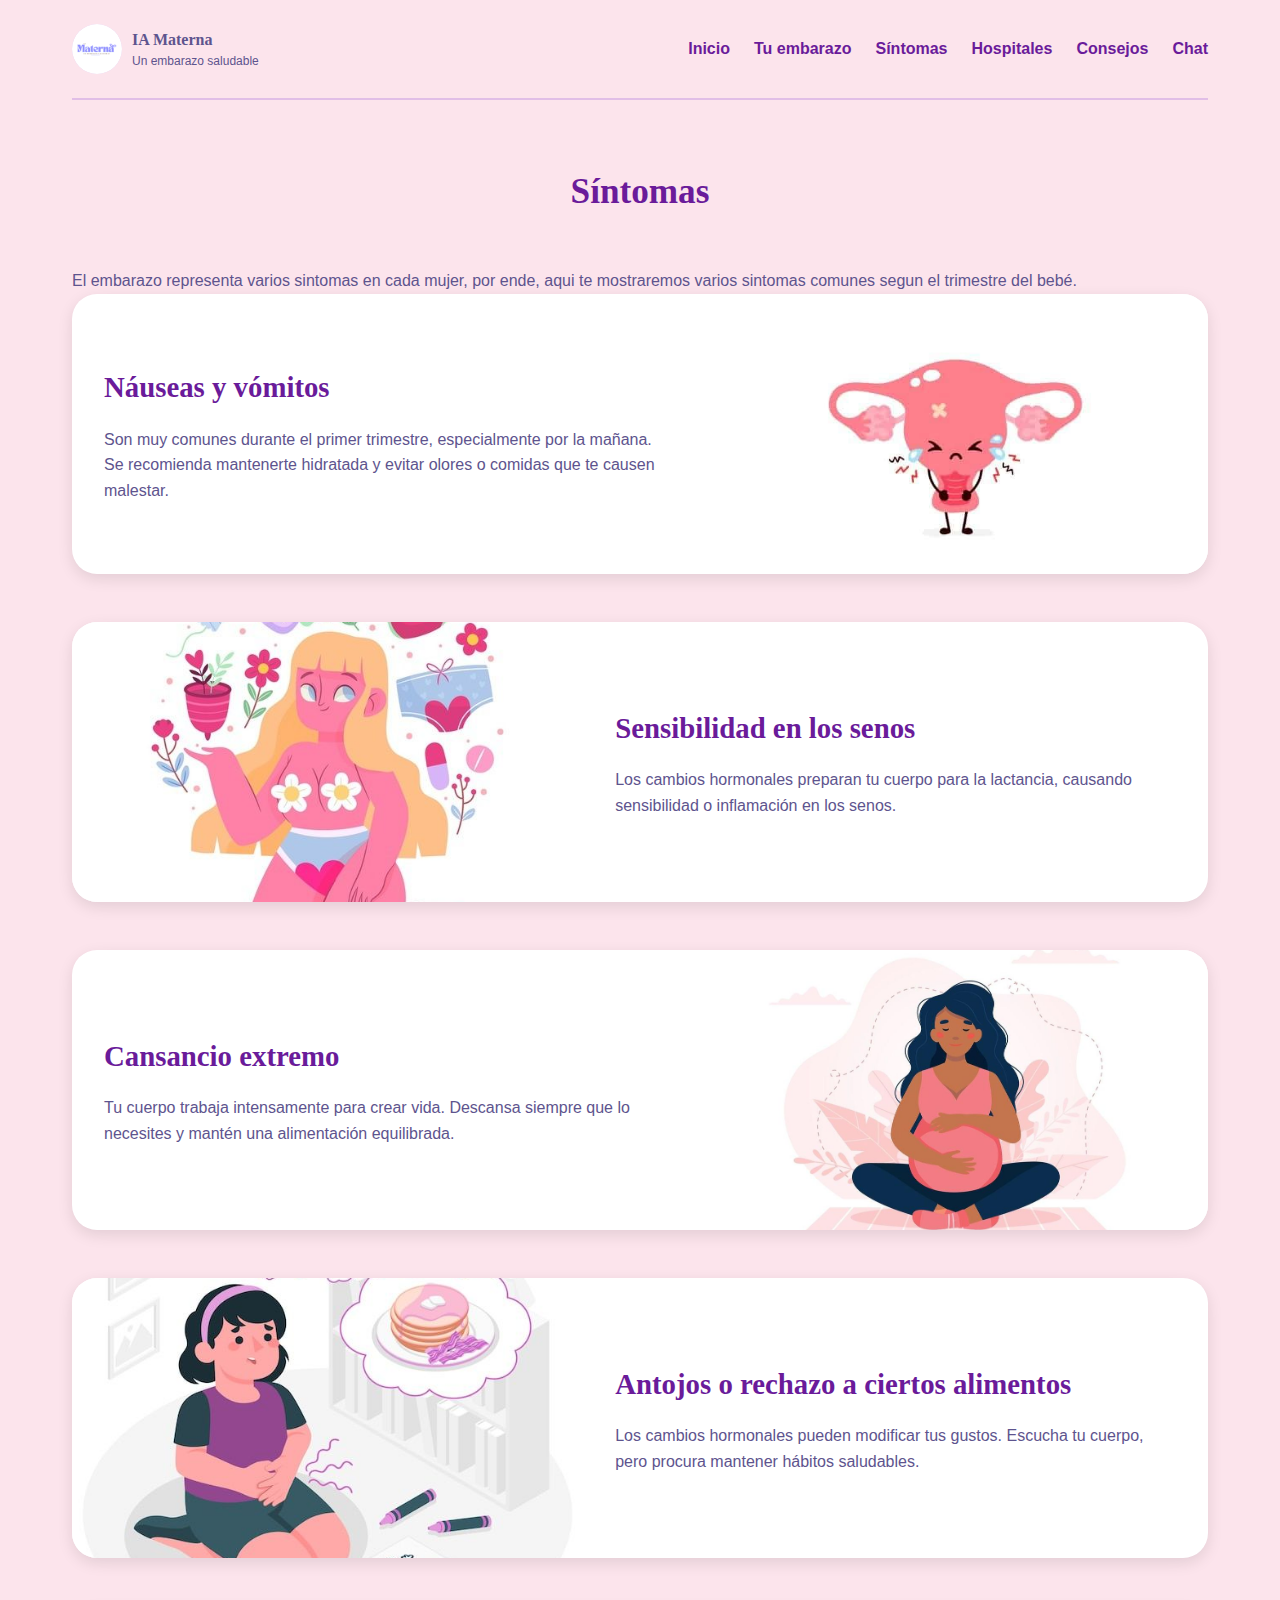
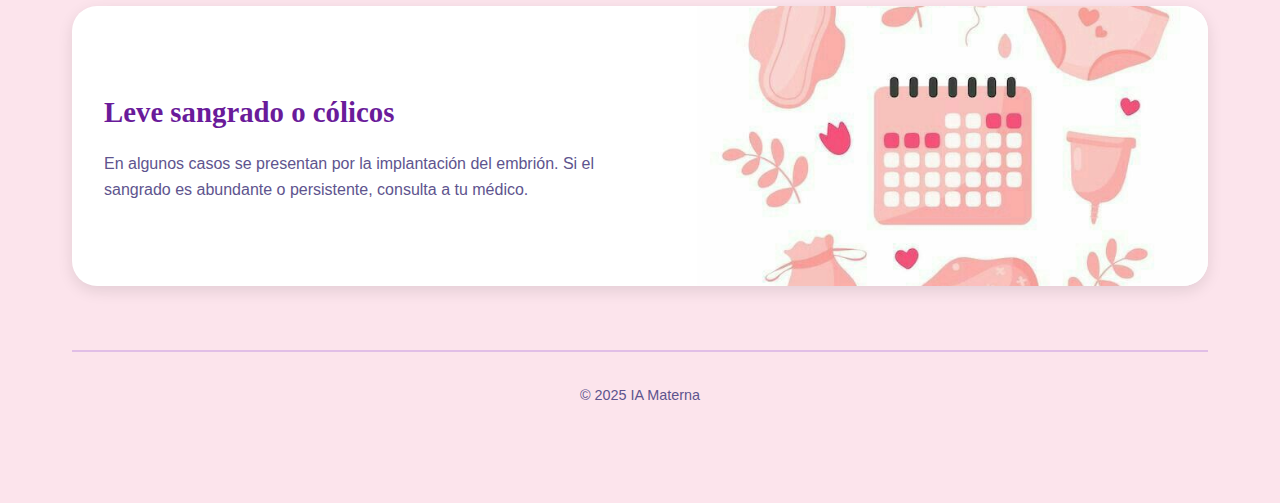
<file: sintomas.html>
<!doctype html>
<html lang="es">
<head>
  <meta charset="utf-8">
  <meta name="viewport" content="width=device-width, initial-scale=1">
  <title>Síntomas - IA Materna</title>

  <style>
    :root {
      --background: #FCE4EC;
      --primary: #E1BEE7;
      --accent: #BA68C8;
      --deep: #6A1B9A;
      --muted: #5E548E;
      --white: #FFFFFF;
      --shadow: rgba(0, 0, 0, 0.1);
    }

    * {
      margin: 0;
      padding: 0;
      box-sizing: border-box;
    }

    body {
      font-family: 'Poppins', sans-serif;
      background: var(--background);
      color: var(--muted);
      line-height: 1.6;
      overflow-x: hidden;
    }

    .wrap {
      max-width: 1200px;
      margin: 0 auto;
      padding: 0 2rem;
    }

    /* ---------- HEADER ---------- */
    header {
      display: flex;
      justify-content: space-between;
      align-items: center;
      padding: 1.5rem 0;
      border-bottom: 2px solid var(--primary);
    }

    .logo {
      display: flex;
      align-items: center;
      gap: 10px;
    }

    .logo .mark {
      width: 50px;
      height: 50px;
      border-radius: 50%;
      background: var(--primary);
      object-fit: cover;
    }

    nav ul {
      display: flex;
      list-style: none;
      gap: 1.5rem;
    }

    nav a {
      text-decoration: none;
      color: var(--deep);
      font-weight: 600;
      transition: 0.3s;
    }

    nav a:hover {
      color: var(--accent);
    }

    /* ---------- SÍNTOMAS ---------- */
    .sintomas {
      padding: 4rem 0;
    }

    .sintomas h2 {
      font-family: 'Playfair Display', serif;
      color: var(--deep);
      font-size: 2.2rem;
      text-align: center;
      margin-bottom: 3rem;
    }

    .sintoma {
      display: flex;
      align-items: center;
      justify-content: space-between;
      background: var(--white);
      border-radius: 25px;
      box-shadow: 0 5px 15px var(--shadow);
      margin-bottom: 3rem;
      overflow: hidden;
    }

    .sintoma img {
      width: 45%;
      height: 280px;
      object-fit: cover;
    }

    .sintoma .info {
      flex: 1;
      padding: 2rem;
    }

    .sintoma h3 {
      font-family: 'Playfair Display', serif;
      color: var(--deep);
      font-size: 1.8rem;
      margin-bottom: 1rem;
    }

    .sintoma p {
      font-size: 1rem;
      color: var(--muted);
    }

    /* Alternar el orden */
    .sintoma:nth-child(even) {
      flex-direction: row-reverse;
    }

    footer {
      text-align: center;
      padding: 2rem 0;
      font-size: 0.9rem;
      color: var(--muted);
      border-top: 2px solid var(--primary);
      margin-top: 4rem;
    }

    @media (max-width: 768px) {
      .sintoma {
        flex-direction: column;
      }
      .sintoma img {
        width: 100%;
        height: auto;
      }
      .sintoma .info {
        padding: 1.5rem;
        text-align: center;
      }
    }
  </style>
</head>

<body>
  <div class="wrap">
    <!-- HEADER -->
    <header>
      <div class="logo">
        <img src="/Imagenes/logo.png" alt="IA Materna logo" class="mark">
        <div>
          <div style="font-family:'Playfair Display';font-weight:700">IA Materna</div>
          <div style="font-size:12px;color:var(--muted)">Un embarazo saludable</div>
        </div>
      </div>

      <nav>
        <ul>
          <li><a href="index.html">Inicio</a></li>
          <li><a href="embarazo.html">Tu embarazo</a></li>
          <li><a href="sintomas.html">Síntomas</a></li>
          <li><a href="hospitales.html">Hospitales</a></li>
          <li><a href="consejos.html">Consejos</a></li>
          <li><a href="chat.html">Chat</a></li>
        </ul>
      </nav>
    </header>

    <!-- SECCIÓN DE SÍNTOMAS -->
    <section class="sintomas">
      <h2>Síntomas</h2>
          <section class="hero">
      <div class="hero-left">
        <p>El embarazo representa varios sintomas en cada mujer, por ende, aqui te mostraremos varios sintomas comunes segun el trimestre del bebé.</p>
      </div>


      

      <div class="sintoma">
        <img src="Imagenes/nauseasss.jpg" alt="Náuseas y vómitos">
        <div class="info">
          <h3>Náuseas y vómitos</h3>
          <p>Son muy comunes durante el primer trimestre, especialmente por la mañana. Se recomienda mantenerte hidratada y evitar olores o comidas que te causen malestar.</p>
        </div>
      </div>

      <div class="sintoma">
        <img src="Imagenes/seno.jpg" alt="Sensibilidad en los senos">
        <div class="info">
          <h3>Sensibilidad en los senos</h3>
          <p>Los cambios hormonales preparan tu cuerpo para la lactancia, causando sensibilidad o inflamación en los senos.</p>
        </div>
      </div>

      <div class="sintoma">
        <img src="Imagenes/cansa.jpg" alt="Cansancio extremo">
        <div class="info">
          <h3>Cansancio extremo</h3>
          <p>Tu cuerpo trabaja intensamente para crear vida. Descansa siempre que lo necesites y mantén una alimentación equilibrada.</p>
        </div>
      </div>

      <div class="sintoma">
        <img src="Imagenes/comida.jpg" alt="Antojos o rechazo a ciertos alimentos">
        <div class="info">
          <h3>Antojos o rechazo a ciertos alimentos</h3>
          <p>Los cambios hormonales pueden modificar tus gustos. Escucha tu cuerpo, pero procura mantener hábitos saludables.</p>
        </div>
      </div>

      <div class="sintoma">
        <img src="Imagenes/periodo.jpg" alt="Leve sangrado o cólicos">
        <div class="info">
          <h3>Leve sangrado o cólicos</h3>
          <p>En algunos casos se presentan por la implantación del embrión. Si el sangrado es abundante o persistente, consulta a tu médico.</p>
        </div>
      </div>
    </section>

    <!-- FOOTER -->
    <footer>
      <div>© 2025 IA Materna</div>
    </footer>
  </div>
</body>
</html>
</file>
<file: styles.css>
:root {
  --background: #FCE4EC;
  --primary: #E1BEE7;
  --accent: #BA68C8;
  --deep: #6A1B9A;
  --muted: #5E548E;
  --white: #FFFFFF;
  --shadow: rgba(0, 0, 0, 0.1);
}

* {
  margin: 0;
  padding: 0;
  box-sizing: border-box;
}

body {
  font-family: 'Poppins', sans-serif;
  background: var(--background);
  color: var(--muted);
  line-height: 1.6;
  overflow-x: hidden;
}

.wrap {
  max-width: 1200px;
  margin: 0 auto;
  padding: 0 2rem;
}

/* ---------- HEADER ---------- */
header {
  display: flex;
  justify-content: space-between;
  align-items: center;
  padding: 1.5rem 0;
  border-bottom: 2px solid var(--primary);
}

.logo {
  display: flex;
  align-items: center;
  gap: 10px;
}

.logo .mark {
  width: 50px;
  height: 50px;
  border-radius: 50%;
  background: var(--primary);
  object-fit: cover;
}

nav ul {
  display: flex;
  list-style: none;
  gap: 1.5rem;
}

nav a {
  text-decoration: none;
  color: var(--deep);
  font-weight: 600;
  transition: 0.3s;
}

nav a:hover {
  color: var(--accent);
}

/* ---------- HERO ---------- */
.hero {
  display: flex;
  flex-wrap: wrap;
  align-items: center;
  justify-content: space-between;
  padding: 4rem 0;
  gap: 2rem;
}

.hero-left {
  flex: 1;
  max-width: 500px;
}

.hero .eyebrow {
  color: var(--accent);
  font-weight: 600;
  letter-spacing: 2px;
  text-transform: uppercase;
  margin-bottom: 1rem;
}

.hero h1 {
  font-family: 'Playfair Display', serif;
  font-weight: 900;
  color: var(--deep);
  margin-bottom: 1.2rem;
}

.hero p {
  font-size: 1rem;
  color: var(--muted);
  margin-bottom: 2rem;
}

.hero-cta {
  display: flex;
  gap: 1rem;
}

.btn {
  background: var(--accent);
  border: none;
  color: var(--white);
  padding: 0.8rem 1.6rem;
  border-radius: 2rem;
  cursor: pointer;
  font-weight: 600;
  box-shadow: 0 3px 10px var(--shadow);
  transition: 0.3s;
}

.btn:hover {
  background: var(--deep);
}

.btn.ghost {
  background: transparent;
  border: 2px solid var(--accent);
  color: var(--accent);
}

.btn.ghost:hover {
  background: var(--accent);
  color: var(--white);
}

/* ---------- HERO IMAGE ---------- */
.hero-right img {
  width: 100%;
  max-width: 450px;
  border-radius: 20px;
  box-shadow: 0 10px 20px var(--shadow);
}

/* ---------- WELCOME ---------- */
.welcome {
  display: flex;
  flex-wrap: wrap;
  align-items: center;
  padding: 4rem 0;
  gap: 2rem;
}

.welcome .left img {
  width: 100%;
  border-radius: 20px;
  box-shadow: 0 8px 20px var(--shadow);
}

.welcome .right {
  flex: 1;
}

.welcome h2 {
  font-family: 'Playfair Display', serif;
  color: var(--deep);
  margin-bottom: 1rem;
  font-size: 2rem;
}

/* ---------- SERVICES ---------- */
.services {
  background: var(--primary);
  padding: 4rem 2rem;
  border-radius: 30px;
  box-shadow: 0 5px 15px var(--shadow);
  margin: 4rem 0;
}

.services-grid {
  display: grid;
  grid-template-columns: repeat(auto-fit, minmax(250px, 1fr));
  gap: 2rem;
  text-align: center;
}

.service {
  background: var(--white);
  padding: 2rem;
  border-radius: 20px;
  box-shadow: 0 3px 8px var(--shadow);
  font-size: 1rem;
}

.service.highlight {
  background: var(--accent);
  color: var(--white);
}

/* ---------- EXPERTISE ---------- */
.expertise {
  display: flex;
  flex-wrap: wrap;
  gap: 3rem;
  align-items: center;
  padding: 4rem 0;
}

.expertise .text {
  flex: 1;
}

.expertise h3 {
  color: var(--deep);
  font-family: 'Playfair Display', serif;
  margin-bottom: 1rem;
  font-size: 1.8rem;
}

.progress {
  background: var(--primary);
  height: 8px;
  border-radius: 10px;
  overflow: hidden;
  margin: 8px 0 15px;
}

.progress .bar {
  background: var(--accent);
  height: 100%;
  border-radius: 10px;
}

.expertise img {
  width: 100%;
  border-radius: 20px;
  box-shadow: 0 10px 20px var(--shadow);
}

/* ---------- FOOTER ---------- */
footer {
  text-align: center;
  padding: 2rem 0;
  font-size: 0.9rem;
  color: var(--muted);
  border-top: 2px solid var(--primary);
}

/* ---------- RESPONSIVE ---------- */
@media (max-width: 768px) {
  .hero, .welcome, .expertise {
    flex-direction: column;
    text-align: center;
  }

  nav ul {
    flex-wrap: wrap;
    justify-content: center;
  }
}
</file>
